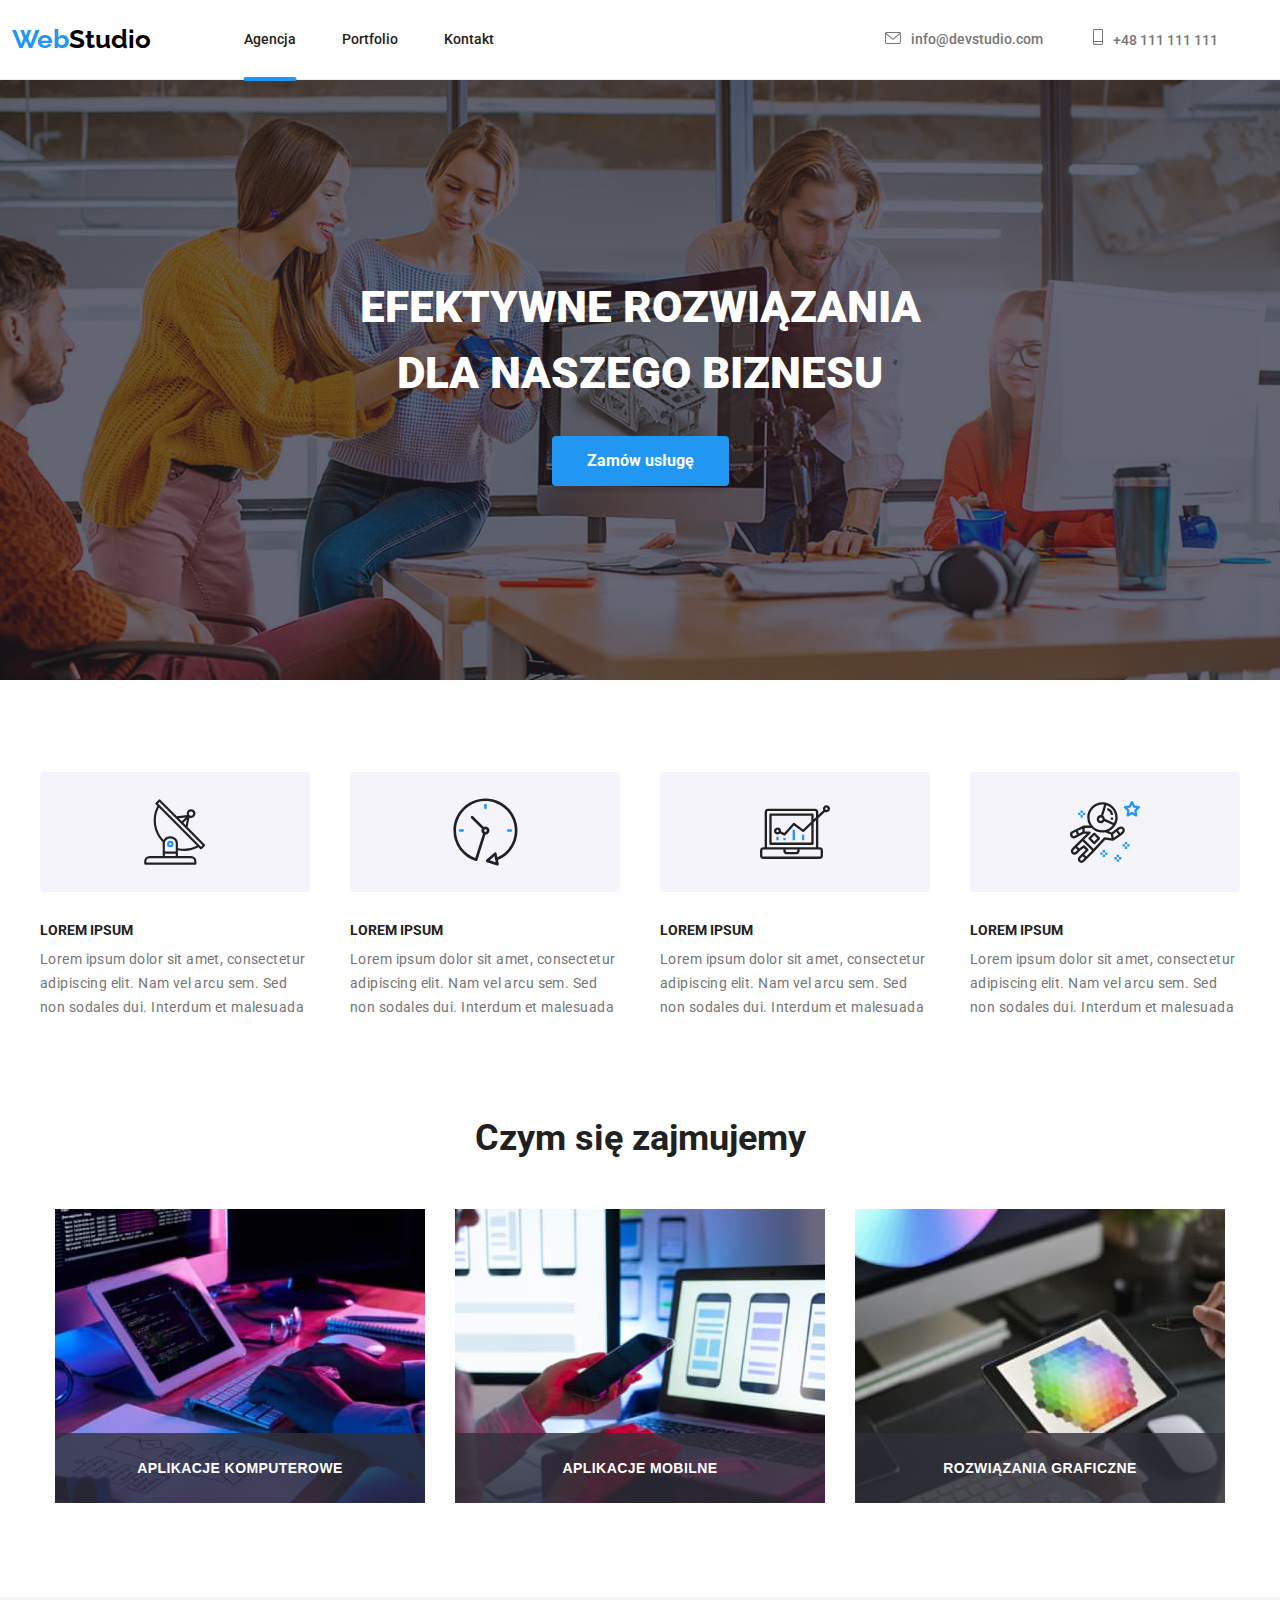
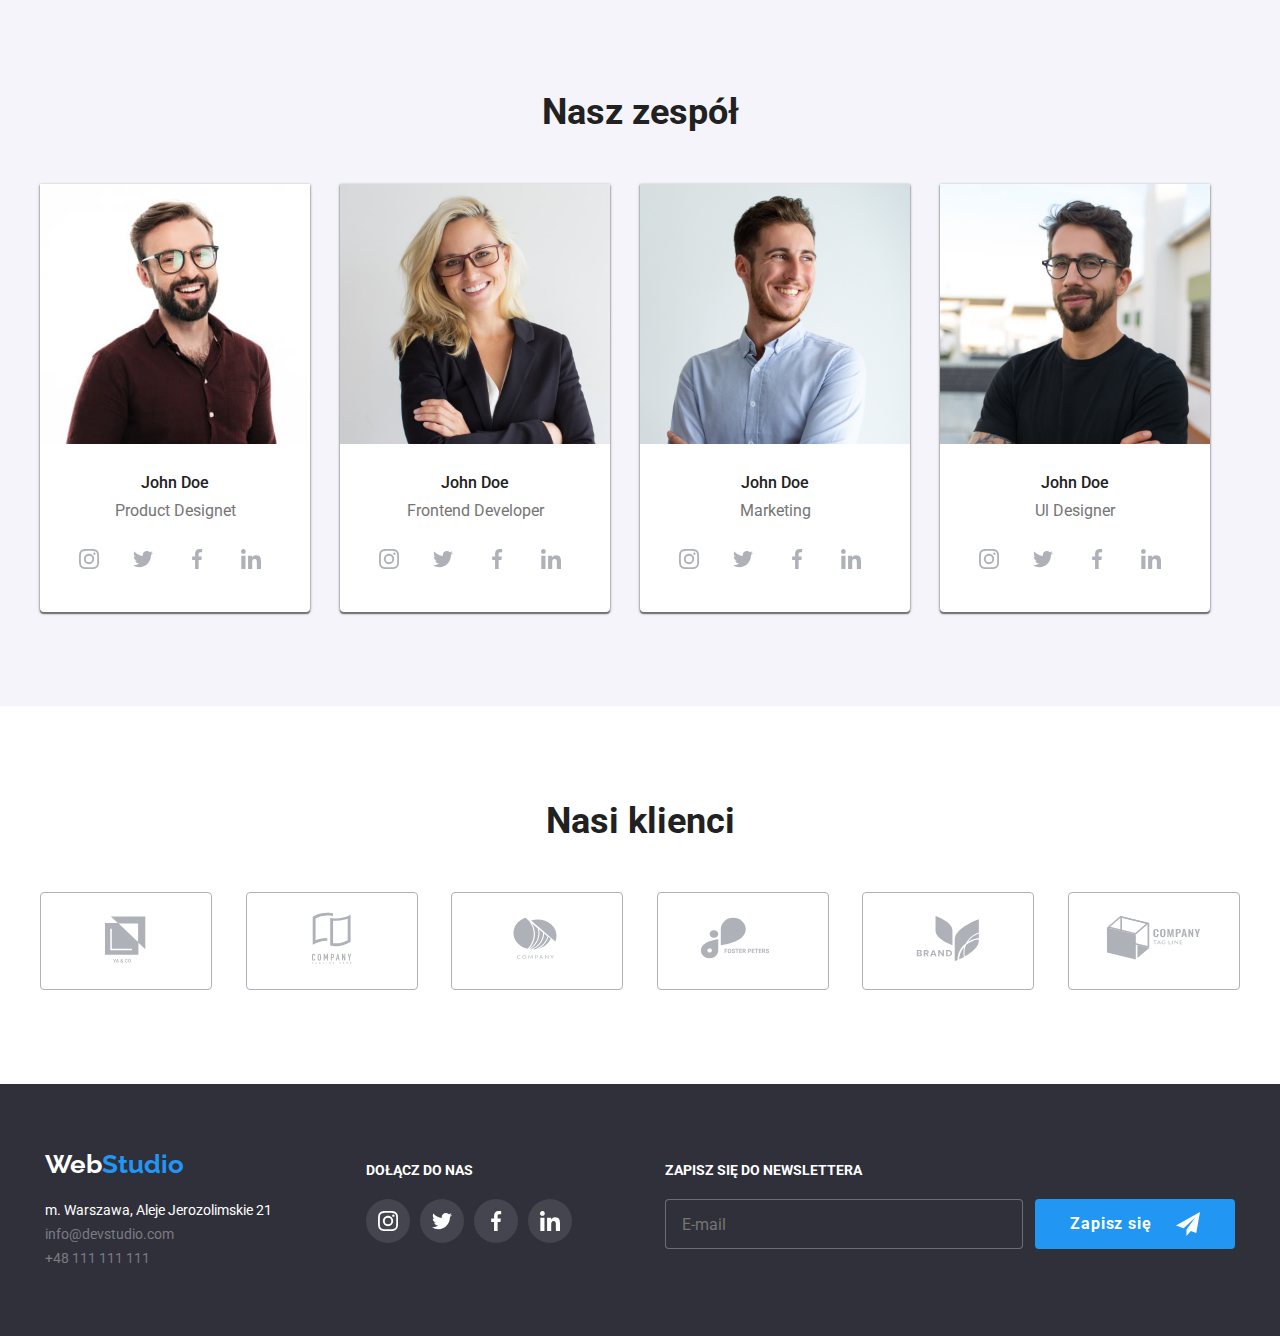
<file: index.html>
<!doctype html>
<html lang="en">

<head>
    <title>Zadanie domowe</title>
    <meta name="description" content="Zadanie domowe">
    <meta charset="utf-8">
    <link rel="stylesheet" href="css/modern-normalize.min.css">
    <link rel="stylesheet" href="css/main.min.css">
    
    <link rel="preconnect" href="https://fonts.googleapis.com">
    <link rel="preconnect" href="https://fonts.gstatic.com" crossorigin>
    <link rel="stylesheet" href="https://cdnjs.cloudflare.com/ajax/libs/modern-normalize/1.1.0/modern-normalize.min.css"
        integrity="sha512-wpPYUAdjBVSE4KJnH1VR1HeZfpl1ub8YT/NKx4PuQ5NmX2tKuGu6U/JRp5y+Y8XG2tV+wKQpNHVUX03MfMFn9Q=="
        crossorigin="anonymous" referrerpolicy="no-referrer">

    <link
        href="https://fonts.googleapis.com/css2?family=Raleway:wght@700&family=Roboto:wght@400;500;700;900&display=swap"
        rel="stylesheet">
</head>

<body>
    <header class="header">
        <div class="logo">
            <a class="logo__header" href="./index.html"><span class="logo--colorpart">Web</span>Studio</a>
        </div>
        <nav>
            <ul class="header__nav-list">
                <li><a class="header__nav-item header__nav-item--active" href="./index.html" target="_blank">Agencja</a>
                </li>
                <li><a class="header__nav-item" href="./portfolio.html">Portfolio</a></li>
                <li><a class="header__nav-item" href="./Kontakt" target="_blank">Kontakt</a>
            </ul>
        </nav>
        <ul class="header__connect">
            <li>
                <a class="header__item" href="/mailto:info@devstudio.com">
                    <svg class="header__icon" width="16" height="12">
                        <use href="./images/icons.svg#icon-envelope">
                        </use>
                    </svg>info@devstudio.com</a>
            </li>
            <li>
                <a class="header__item" href="/tel:48111111111">
                    <svg class="header__icon" width="10" height="16">
                        <use href="./images/icons.svg#icon-smartphone">
                        </use>
                    </svg>+48 111 111 111</a>
            </li>
        </ul>
    </header>

    <main>

        <section class="section main-title">
            <div class="container">
                <h1 class="main-title__title">EFEKTYWNE ROZWIĄZANIA<br>DLA NASZEGO BIZNESU</h1>
                <button class="main-title__button main-title__button--text" type="button" data-modal-open>Zamów
                    usługę</button>
            </div>
        </section>
        <div class="container">
           
                <ul class="our-strengths">
                    <li>
                        <div class="our-strengths--background">
                            <svg class="our-strengths__icon" width="65.32px" height="70px">
                                <use href="images/icons.svg#icon-antenna-1"></use>
                            </svg>
                        </div>
                        <h5 class="our-strengths__title">LOREM IPSUM</h5>
                        <p class="our-strengths__text">
                            Lorem ipsum dolor sit amet, consectetur adipiscing elit. Nam vel
                            arcu sem. Sed non sodales dui. Interdum et malesuada
                        </p>
                    </li>
                    <li>
                        <div class="our-strengths--background">
                            <svg class="our-strengths__icon" width="66.96px" height="70px">
                                <use href="images/icons.svg#icon-clock-1"></use>
                            </svg>
                        </div>
                        <h5 class="our-strengths__title">LOREM IPSUM</h5>
                        <p class="our-strengths__text">
                            Lorem ipsum dolor sit amet, consectetur adipiscing elit. Nam vel
                            arcu sem. Sed non sodales dui. Interdum et malesuada
                        </p>
                    </li>
                    <li>
                        <div class="our-strengths--background">
                            <svg class="our-strengths__icon" width="70px" height="70px">
                                <use href="images/icons.svg#icon-diagram-1"></use>
                            </svg>
                        </div>
                        <h5 class="our-strengths__title">LOREM IPSUM</h5>
                        <p class="our-strengths__text">
                            Lorem ipsum dolor sit amet, consectetur adipiscing elit. Nam vel
                            arcu sem. Sed non sodales dui. Interdum et malesuada
                        </p>
                    </li>
                    <li>
                        <div class="our-strengths--background">
                            <svg class="our-strengths__icon" width="70px" height="70px">
                                <use href="images/icons.svg#icon-astronaut-1"></use>
                            </svg>
                        </div>
                        <h5 class="our-strengths__title">LOREM IPSUM</h5>
                        <p class="our-strengths__text">
                            Lorem ipsum dolor sit amet, consectetur adipiscing elit. Nam vel
                            arcu sem. Sed non sodales dui. Interdum et malesuada
                        </p>
                    </li>
                </ul>
           
        </div>
        <div class="container">
            <section class="section">
                <h2 class="text--center"> Czym się zajmujemy
                </h2>
                <div class="product">
                    <div class="product__box">
                        <img class="img-block" alt="someone is programming something on the computer"
                            src="images/programing.jpg" width="370" height="294">
                        <p class="product__text">APLIKACJE KOMPUTEROWE</p>
                    </div>
                    <div class="product__box">
                        <img class="img-block" alt="someone is creating phone apps" src="images/application.jpg"
                            width="370" height="294">
                        <p class="product__text">APLIKACJE MOBILNE</p>
                    </div>
                    <div class="product__box">
                        <img class="img-block" alt="someone is testing apps on a tablet" src="images/test.jpg"
                            width="370" height="294">
                        <p class="product__text">ROZWIĄZANIA GRAFICZNE</p>
                    </div>
                </div>

            </section>
        </div>

        <section class="team--background section">
            <div class="container">
                <h2 class="text--center">Nasz zespół</h2>
                <div class="team">
                    <div class="team__gallery">
                        <figure>
                            <img class="img-block" alt="John Doe Product Designet" src="images/productdisainer.jpg"
                                width="270" height="260">
                            <figcaption>
                                <ul>
                                    <li class="team__name">John Doe</li>
                                    <li class="team__position">Product Designet</li>
                                </ul>
                                <ul class="team__media">
                                    <li class="team__media-logo">
                                        <a class="team__media-icon" href="#">
                                            <svg width="20" height="20">
                                                <use href="images/icons.svg#icon-instagram-2"></use>
                                            </svg>
                                        </a>
                                    </li>
                                    <li class="team__media-logo">
                                        <a class="team__media-icon" href="#">
                                            <svg width="20" height="20">
                                                <use href="images/icons.svg#icon-twitter-1"></use>
                                            </svg>
                                        </a>
                                    </li>
                                    <li class="team__media-logo">
                                        <a class="team__media-icon" href="#">
                                            <svg width="20" height="20">
                                                <use href="images/icons.svg#icon-facebook-1"></use>
                                            </svg>
                                        </a>
                                    </li>
                                    <li class="team__media-logo">
                                        <a class="team__media-icon" href="#">
                                            <svg width="20" height="20">
                                                <use href="images/icons.svg#icon-linkedin-1"></use>
                                            </svg>
                                        </a>

                                    </li>
                                </ul>

                            </figcaption>
                        </figure>
                    </div>
                    <div class="team__gallery">
                        <figure>
                            <img class="img-block" alt="John Doe Frontend Developer" src="images/frontenddeveloper.jpg"
                                width="270" height="260">
                            <figcaption>
                                <ul>
                                    <li class="team__name">John Doe</li>
                                    <li class="team__position">Frontend Developer</li>
                                </ul>
                                <ul class="team__media">
                                    <li class="team__media-logo">
                                        <a class="team__media-icon" href="#">
                                            <svg width="20" height="20">
                                                <use href="images/icons.svg#icon-instagram-2"></use>
                                            </svg>
                                        </a>
                                    </li>
                                    <li class="team__media-logo">
                                        <a class="team__media-icon" href="#">
                                            <svg width="20" height="20">
                                                <use href="images/icons.svg#icon-twitter-1"></use>
                                            </svg>
                                        </a>
                                    </li>
                                    <li class="team__media-logo">
                                        <a class="team__media-icon" href="#">
                                            <svg width="20" height="20">
                                                <use href="images/icons.svg#icon-facebook-1"></use>
                                            </svg>
                                        </a>
                                    </li>
                                    <li class="team__media-logo">
                                        <a class="team__media-icon" href="#">
                                            <svg width="20" height="20">
                                                <use href="images/icons.svg#icon-linkedin-1"></use>
                                            </svg>
                                        </a>
                                    </li>


                                </ul>
                            </figcaption>
                        </figure>
                    </div>
                    <div class="team__gallery">
                        <figure>
                            <img class="img-block" alt="John Doe Marketing" src="images/marketing.jpg" width="270"
                                height="260">
                            <figcaption>
                                <ul>
                                    <li class="team__name">John Doe</li>
                                    <li class="team__position">Marketing</li>
                                </ul>
                                <ul class="team__media">
                                    <li class="team__media-logo">
                                        <a class="team__media-icon" href="#">
                                            <svg width="20" height="20">
                                                <use href="images/icons.svg#icon-instagram-2"></use>
                                            </svg>
                                        </a>
                                    </li>
                                    <li class="team__media-logo">
                                        <a class="team__media-icon" href="#">
                                            <svg width="20" height="20">
                                                <use href="images/icons.svg#icon-twitter-1"></use>
                                            </svg>
                                        </a>
                                    </li>
                                    <li class="team__media-logo">
                                        <a class="team__media-icon" href="#">
                                            <svg width="20" height="20">
                                                <use href="images/icons.svg#icon-facebook-1"></use>
                                            </svg>
                                        </a>
                                    </li>
                                    <li class="team__media-logo">
                                        <a class="team__media-icon" href="#">
                                            <svg width="20" height="20">
                                                <use href="images/icons.svg#icon-linkedin-1"></use>
                                            </svg>
                                        </a>

                                    </li>
                                </ul>

                            </figcaption>
                        </figure>
                    </div>
                    <div class="team__gallery">
                        <figure>
                            <img class="img-block" alt="John Doe Ul Designer" src="images/uldesigner.jpg" width="270"
                                height="260">
                            <figcaption>
                                <ul>
                                    <li class="team__name">John Doe</li>
                                    <li class="team__position">Ul Designer</li>
                                </ul>
                                <ul class="team__media">
                                    <li class="team__media-logo">
                                        <a class="team__media-icon" href="#">
                                            <svg width="20" height="20">
                                                <use href="images/icons.svg#icon-instagram-2"></use>
                                            </svg>
                                        </a>
                                    </li>
                                    <li class="team__media-logo">
                                        <a class="team__media-icon" href="#">
                                            <svg width="20" height="20">
                                                <use href="images/icons.svg#icon-twitter-1"></use>
                                            </svg>
                                        </a>
                                    </li>
                                    <li class="team__media-logo">
                                        <a class="team__media-icon" href="#">
                                            <svg width="20" height="20">
                                                <use href="images/icons.svg#icon-facebook-1"></use>
                                            </svg>
                                        </a>
                                    </li>
                                    <li class="team__media-logo">
                                        <a class="team__media-icon" href="#">
                                            <svg width="20" height="20">
                                                <use href="images/icons.svg#icon-linkedin-1"></use>
                                            </svg>
                                        </a>
                                    </li>

                                </ul>

                            </figcaption>
                        </figure>
                    </div>
                </div>
            </div>
        </section>
        <div class="container">
            <section class="section">
                <h2 class="text--center"> Nasi klienci
                </h2>
                <ul class="customers">
                    <li class="customers__logo">
                        <a class="customers--icon" href="#">
                            <svg width="106" height="60">
                                <use href="./images/icons.svg#icon-Ya--Co"></use>
                            </svg>
                        </a>
                    </li>
                    <li class="customers__logo">
                        <a class="customers--icon" href="#">
                            <svg width="106" height="60">
                                <use href="./images/icons.svg#icon-company"></use>
                            </svg>
                        </a>
                    </li>
                    <li class="customers__logo">
                        <a class="customers--icon" href="#">
                            <svg width="106" height="60">
                                <use href="./images/icons.svg#icon-company-2"></use>
                            </svg>
                        </a>
                    </li>
                    <li class="customers__logo">
                        <a class="customers--icon" href="#">
                            <svg width="106" height="60">
                                <use href="./images/icons.svg#icon-foster-peters"></use>
                            </svg>
                        </a>
                    </li>
                    <li class="customers__logo">
                        <a class="customers--icon" href="#">
                            <svg width="106" height="60">
                                <use href="./images/icons.svg#icon-brand"></use>
                            </svg>
                        </a>
                    </li>
                    <li class="customers__logo">
                        <a class="customers--icon" href="#">
                            <svg width="106" height="60">
                                <use href="./images/icons.svg#icon-tag-line"></use>
                            </svg>
                        </a>
                    </li>
                </ul>
            </section>
        </div>
    </main>
    <footer class="footer">
        <div class="container footer__item">
            <div class="footer__items">
                <div class="logo">
                    <a class="logo__footer" href="./index.html">Web<span class="logo--colorpart">Studio</span></a>
                </div>
                <address class="footer__address">
                    <ul>
                        <li><a class="footer__link footer__link--white" href="https://goo.gl/maps/t7D3Fm8JjVbQzfDk6"
                                title="Lokalizacja">m. Warszawa, Aleje Jerozolimskie 21</a></li>

                        <li><a class="footer__link" href="/mailto:info@devstudio.com">info@devstudio.com</a></li>
                        <li><a class="footer__link" href="/tel:48111111111">+48 111 111 111</a></li>
                    </ul>
                </address>
            </div>
            <div class="footer__items">
                <span class="footer__text">DOŁĄCZ DO NAS</span>
                <ul class="footer__media">
                    <li>
                        <a class="footer__icon footer__icon--white" href="#">
                            <svg width="20" height="20">
                                <use href="images/icons.svg#icon-instagram-2"></use>
                            </svg>
                        </a>
                    </li>
                    <li>
                        <a class="footer__icon footer__icon--white" href="#">
                            <svg width="20" height="20">
                                <use href="images/icons.svg#icon-twitter-1"></use>
                            </svg>
                        </a>
                    </li>
                    <li>
                        <a class="footer__icon footer__icon--white" href="#">
                            <svg width="20" height="20">
                                <use href="images/icons.svg#icon-facebook-1"></use>
                            </svg>
                        </a>
                    </li>
                    <li>
                        <a class="footer__icon footer__icon--white" href="#">
                            <svg width="20" height="20">
                                <use href="images/icons.svg#icon-linkedin-1"></use>
                            </svg>
                        </a>
                    </li>

                </ul>
            </div>
            <div class="footer__items">
                <label for="singup"class="footer__text">ZAPISZ SIĘ DO NEWSLETTERA</label>
                <form class="footer__singup" name="signup_form" autocomplete="on" novalidate>
                        <input id="singup" class="footer__singup-window footer__singup-window--color" type="email" name="email"
                            placeholder="E-mail">
                    <button class="footer__email-button" type="submit">Zapisz się <svg class="footer__send" width="24"
                            height="24">
                            <use href="images/icons.svg#icon-icon-send"></use>
                        </svg></button>
                </form>
            </div>
        </div>

    </footer>
    <!--====Modal==-->
    <div class="backdrop  is-hidden" data-modal>
        <div class="modal">
            <button type="button" class="modal__close" data-modal-close>X</button>
            <p class="modal__text">Zostaw swoje dane w formularzu poniżej</p>
            <form name="signupform">
                <label for="name" class="modal__label">Imie
                    <input id="name" class="modal__input modal--focus" type="text" name="username">
                    <svg class="modal__icon" width="16" height="16">
                        <use href="images/icons.svg#icon-person-black-18dp-1"></use>
                    </svg>

                </label>

                <label for="tel" class="modal__label">Telefon
                    <input id="tel" class="modal__input modal--focus" type="tel" name="phone_number">
                    <svg class="modal__icon" width="17" height="17">
                        <use href="images/icons.svg#icon-phone-black-18dp-1"></use>
                    </svg>

                </label>
                <label for="email" class="modal__label">Email
                    <input id="email" class="modal__input modal--focus" type="email" name="email">
                    <svg class="modal__icon" width="19" height="16">
                        <use href="images/icons.svg#icon-email-black-18dp-1"></use>
                    </svg>

                </label>
                <label for="feedback" class="modal__label">Komentarz
                    <textarea id="feedback" class="modal__help modal--focus" name="feedback" placeholder="Wprowadź tekst"></textarea>
                </label>
                <div class="modal__checkbox">
                    <input id="check" class="modal__checkbox--none" type="checkbox" name="statementcheckbox">
                    <label for="check" class="modal__checkbox--text">Oświadczam iż akceptuje <a
                            class="modal__checkbox--blue" href="#">Regulamin</a> i <a class="modal__checkbox--blue"
                            href="#">Politykę Prywatności.</a>
                    </label>
                </div>
                <div class="modal__button">
                    <button class="modal__submit modal__submit--color" type="submit">Wyślij</button>
                </div>
            </form>
        </div>
    </div>

    <script src="./js/modal.js"></script>
</body>

</html>
</file>
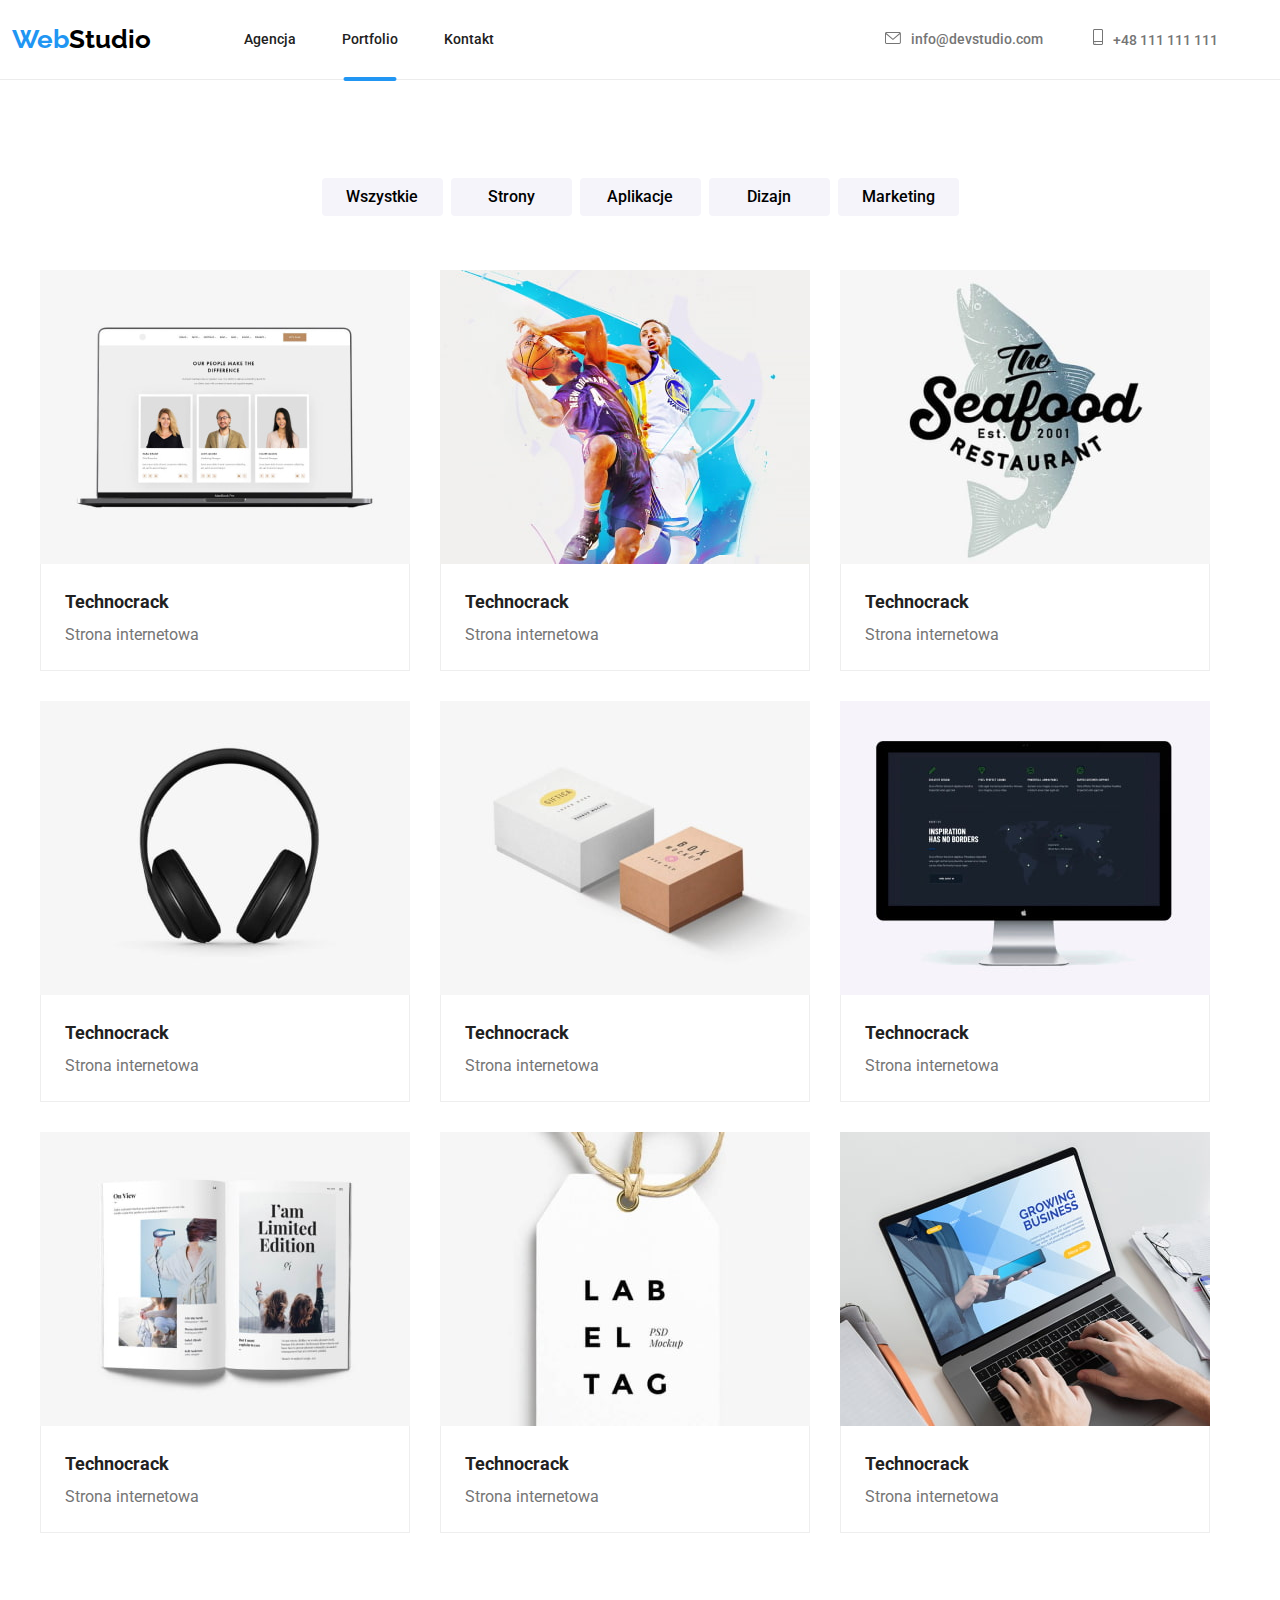
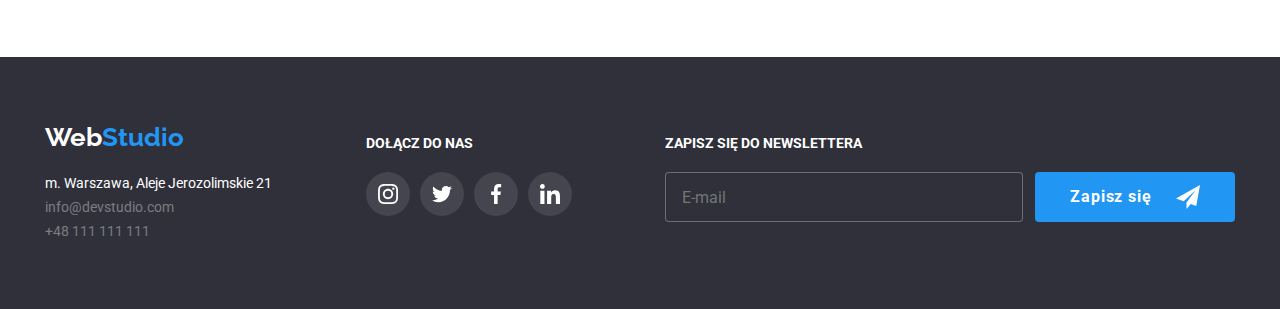
<file: portfolio.html>
<!doctype html>
<html lang="en">

<head>
    <title>Portfolio</title>
    <meta name="description" content="portfolio">
    <meta charset="utf-8">
    <link rel="stylesheet" href="css/modern-normalize.min.css">
    <link rel="stylesheet" href="css/main.min.css">
    <link rel="preconnect" href="https://fonts.googleapis.com">
    <link rel="preconnect" href="https://fonts.gstatic.com" crossorigin>
    <link rel="stylesheet" href="https://cdnjs.cloudflare.com/ajax/libs/modern-normalize/1.1.0/modern-normalize.min.css"
        integrity="sha512-wpPYUAdjBVSE4KJnH1VR1HeZfpl1ub8YT/NKx4PuQ5NmX2tKuGu6U/JRp5y+Y8XG2tV+wKQpNHVUX03MfMFn9Q=="
        crossorigin="anonymous" referrerpolicy="no-referrer">

    <link
        href="https://fonts.googleapis.com/css2?family=Raleway:wght@700&family=Roboto:wght@400;500;700;900&display=swap"
        rel="stylesheet">
</head>

<body>
    <header class="header">
        <div class="logo">
            <a class="logo__header" href="./index.html"><span class="logo--colorpart">Web</span>Studio</a>
        </div>
        <nav>
            <ul class="header__nav-list">
                <li><a class="header__nav-item " href="./index.html" target="_blank">Agencja</a>
                </li>
                <li><a class="header__nav-item header__nav-item--active" href="./portfolio.html">Portfolio</a></li>
                <li><a class="header__nav-item" href="./Kontakt" target="_blank">Kontakt</a>
            </ul>
        </nav>
        <ul class="header__connect">
            <li>
                <a class="header__item" href="/mailto:info@devstudio.com">
                    <svg class="header__icon" width="16" height="12">
                        <use href="./images/icons.svg#icon-envelope">
                        </use>
                    </svg>info@devstudio.com</a>
            </li>
            <li>
                <a class="header__item" href="/tel:48111111111">
                    <svg class="header__icon" width="10" height="16">
                        <use href="./images/icons.svg#icon-smartphone">
                        </use>
                    </svg>+48 111 111 111</a>
            </li>
        </ul>
    </header>

    <main class="section">
        <div class="container">
            <ul class="rectangle">
                <li><button class="rectangle__button" type="button">Wszystkie</button></li>
                <li><button class="rectangle__button" type="button">Strony</button></li>
                <li><button class="rectangle__button" type="button">Aplikacje</button></li>
                <li><button class="rectangle__button" type="button">Dizajn</button></li>
                <li><button class="rectangle__button" type="button">Marketing</button></li>
            </ul>

            <div class="project">
                <div class="project__figure">
                    <figure>
                        <div class="project__item">
                            <img class="img-block" alt="Technocrack Strona internetowa" src="images/technocrack.jpg"
                                width="370" height="294">
                            <div class="project__overlay">
                                <p>Technocrack jest popularną <br> platformą wykorzystywaną do <br>
                                    rozpowszechniania koronawirusa. <br> Firmy wykorzystują tę platformę
                                    do <br> celów szpiegowskich i ataków na <br> niezabezpieczone serwery <br>
                                    konkurencji</p>
                            </div>
                        </div>
                        <figcaption>
                            <ul class="project__border">
                                <li class="project__title">Technocrack</li>
                                <li class="project__description">Strona internetowa</li>
                            </ul>
                        </figcaption>
                    </figure>
                </div>
                <div class="project__figure">
                    <figure>
                        <div class="project__item">
                            <img class="img-block" alt="Technocrack Strona internetowa" src="images/dizajn.jpg"
                                width="370" height="294">
                            <div class="project__overlay">
                                <p>Technocrack jest popularną <br> platformą wykorzystywaną do <br>
                                    rozpowszechniania koronawirusa. <br> Firmy wykorzystują tę platformę
                                    do <br> celów szpiegowskich i ataków na <br> niezabezpieczone serwery <br>
                                    konkurencji</p>
                            </div>
                        </div>
                        <figcaption>
                            <ul class="project__border">
                                <li class="project__title">Technocrack</li>
                                <li class="project__description">Strona internetowa</li>
                            </ul>
                        </figcaption>
                    </figure>
                </div>
                <div class="project__figure">
                    <figure>
                        <div class="project__item">
                            <img class="img-block" alt="Technocrack Strona internetowa"
                                src="images/seafoodrestaurant.jpg" width="370" height="294">
                            <div class="project__overlay">
                                <p>Technocrack jest popularną <br> platformą wykorzystywaną do <br>
                                    rozpowszechniania koronawirusa. <br> Firmy wykorzystują tę platformę
                                    do <br> celów szpiegowskich i ataków na <br> niezabezpieczone serwery <br>
                                    konkurencji</p>
                            </div>
                        </div>
                        <figcaption>
                            <ul class="project__border">
                                <li class="project__title">Technocrack</li>
                                <li class="project__description">Strona internetowa</li>
                            </ul>
                        </figcaption>
                    </figure>
                </div>
                <div class="project__figure">
                    <figure>
                        <div class="project__item">
                            <img class="img-block" alt="Technocrack Strona internetowa" src="images/projectprime.jpg"
                                width="370" height="294">
                            <div class="project__overlay">
                                <p>Technocrack jest popularną <br> platformą wykorzystywaną do <br>
                                    rozpowszechniania koronawirusa. <br> Firmy wykorzystują tę platformę
                                    do <br> celów szpiegowskich i ataków na <br> niezabezpieczone serwery <br>
                                    konkurencji</p>
                            </div>
                        </div>
                        <figcaption>
                            <ul class="project__border">
                                <li class="project__title">Technocrack</li>
                                <li class="project__description">Strona internetowa</li>
                            </ul>
                        </figcaption>
                    </figure>
                </div>
                <div class="project__figure">
                    <figure>
                        <div class="project__item">
                            <img class="img-block" alt="Technocrack Strona internetowa" src="images/projectbox.jpg"
                                width="370" height="294">
                            <div class="project__overlay">
                                <p>Technocrack jest popularną <br> platformą wykorzystywaną do <br>
                                    rozpowszechniania koronawirusa. <br> Firmy wykorzystują tę platformę
                                    do <br> celów szpiegowskich i ataków na <br> niezabezpieczone serwery <br>
                                    konkurencji</p>
                            </div>
                        </div>
                        <figcaption>
                            <ul class="project__border">
                                <li class="project__title">Technocrack</li>
                                <li class="project__description">Strona internetowa</li>
                            </ul>
                        </figcaption>
                    </figure>
                </div>
                <div class="project__figure">
                    <figure>
                        <div class="project__item">
                            <img class="img-block" alt="Technocrack Strona internetowa" src="images/inspiration.jpg"
                                width="370" height="294">
                            <div class="project__overlay">
                                <p>Technocrack jest popularną <br> platformą wykorzystywaną do <br>
                                    rozpowszechniania koronawirusa. <br> Firmy wykorzystują tę platformę
                                    do <br> celów szpiegowskich i ataków na <br> niezabezpieczone serwery <br>
                                    konkurencji</p>
                            </div>
                        </div>
                        <figcaption>
                            <ul class="project__border">
                                <li class="project__title">Technocrack</li>
                                <li class="project__description">Strona internetowa</li>
                            </ul>
                        </figcaption>
                    </figure>
                </div>
                <div class="project__figure">
                    <figure>
                        <div class="project__item">
                            <img class="img-block" alt="Technocrack Strona internetowa" src="images/magazinlimited.jpg"
                                width="370" height="294">
                            <div class="project__overlay">
                                <p>Technocrack jest popularną <br> platformą wykorzystywaną do <br>
                                    rozpowszechniania koronawirusa. <br> Firmy wykorzystują tę platformę
                                    do <br> celów szpiegowskich i ataków na <br> niezabezpieczone serwery <br>
                                    konkurencji</p>
                            </div>
                        </div>
                        <figcaption>
                            <ul class="project__border">
                                <li class="project__title">Technocrack</li>
                                <li class="project__description">Strona internetowa</li>
                            </ul>
                        </figcaption>
                    </figure>
                </div>
                <div class="project__figure">
                    <figure>
                        <div class="project__item">
                            <img class="img-block" alt="Technocrack Strona internetowa" src="images/projectlab.jpg"
                                width="370" height="294">
                            <div class="project__overlay">
                                <p>Technocrack jest popularną <br> platformą wykorzystywaną do <br>
                                    rozpowszechniania koronawirusa. <br> Firmy wykorzystują tę platformę
                                    do <br> celów szpiegowskich i ataków na <br> niezabezpieczone serwery <br>
                                    konkurencji</p>
                            </div>
                        </div>
                        <figcaption>
                            <ul class="project__border">
                                <li class="project__title">Technocrack</li>
                                <li class="project__description">Strona internetowa</li>
                            </ul>
                        </figcaption>
                    </figure>
                </div>
                <div class="project__figure">
                    <figure>
                        <div class="project__item">
                            <img class="img-block" alt="Technocrack Strona internetowa" src="images/growingbisness.jpg"
                                width="370" height="294">
                            <div class="project__overlay">
                                <p>Technocrack jest popularną <br> platformą wykorzystywaną do <br>
                                    rozpowszechniania koronawirusa. <br> Firmy wykorzystują tę platformę
                                    do <br> celów szpiegowskich i ataków na <br> niezabezpieczone serwery <br>
                                    konkurencji</p>
                            </div>
                        </div>
                        <figcaption>
                            <ul class="project__border">
                                <li class="project__title">Technocrack</li>
                                <li class="project__description">Strona internetowa</li>
                            </ul>
                        </figcaption>
                    </figure>
                </div>
            </div>
        </div>
    </main>

    <footer class="footer">
        <div class="container footer__item">
            <div class="footer__items">
                <div class="logo">
                    <a class="logo__footer" href="./index.html">Web<span class="logo--colorpart">Studio</span></a>
                </div>
                <address class="footer__address">
                    <ul>
                        <li><a class="footer__link footer__link--white" href="https://goo.gl/maps/t7D3Fm8JjVbQzfDk6"
                                title="Lokalizacja">m. Warszawa, Aleje Jerozolimskie 21</a></li>
    
                        <li><a class="footer__link" href="/mailto:info@devstudio.com">info@devstudio.com</a></li>
                        <li><a class="footer__link" href="/tel:48111111111">+48 111 111 111</a></li>
                    </ul>
                </address>
            </div>
            <div class="footer__items">
                <span class="footer__text">DOŁĄCZ DO NAS</span>
                <ul class="footer__media">
                    <li>
                        <a class="footer__icon footer__icon--white" href="#">
                            <svg width="20" height="20">
                                <use href="images/icons.svg#icon-instagram-2"></use>
                            </svg>
                        </a>
                    </li>
                    <li>
                        <a class="footer__icon footer__icon--white" href="#">
                            <svg width="20" height="20">
                                <use href="images/icons.svg#icon-twitter-1"></use>
                            </svg>
                        </a>
                    </li>
                    <li>
                        <a class="footer__icon footer__icon--white" href="#">
                            <svg width="20" height="20">
                                <use href="images/icons.svg#icon-facebook-1"></use>
                            </svg>
                        </a>
                    </li>
                    <li>
                        <a class="footer__icon footer__icon--white" href="#">
                            <svg width="20" height="20">
                                <use href="images/icons.svg#icon-linkedin-1"></use>
                            </svg>
                        </a>
                    </li>
    
                </ul>
            </div>
            <div class="footer__items">
                <label for="singup"class="footer__text">ZAPISZ SIĘ DO NEWSLETTERA</label>
                <form class="footer__singup" name="signup_form" autocomplete="on" novalidate>
                        <input id="singup" class="footer__singup-window footer__singup-window--color" type="email" name="email"
                            placeholder="E-mail">
                    <button class="footer__email-button" type="submit">Zapisz się <svg class="footer__send" width="24"
                            height="24">
                            <use href="images/icons.svg#icon-icon-send"></use>
                        </svg></button>
                </form>
            </div>
        </div>

    </footer>

</body>

</html>
</file>
<file: css/main.min.css>
*{margin:0;padding:0}body{font-family:var(--main-font-family);color:var(--primary-color)}ul{list-style:none;-webkit-box-align:center;-ms-flex-align:center;align-items:center;-webkit-box-pack:center;-ms-flex-pack:center;justify-content:center}.card h5{margin-bottom:10px}h5{margin-right:30px}h6{margin-right:30px}h2{margin-bottom:50px}.container{width:1200px;margin:auto}.section{padding:94px 0px}.img-block{display:block}.text--center{font-size:36px;font-weight:700;line-height:1.17;text-align:center;color:var(--secondary-color)}:root{--main-font-family: "Roboto", "Raleway", sans-serif;--primary-color: #757575;--secondary-color: #212121;--dark-background-color: #2f303a;--grey-background-color: #f5f4fa;--active-color: #2196f3;--icons-color: #afb1b8}.customers{display:-webkit-box;display:-ms-flexbox;display:flex;-webkit-box-pack:justify;-ms-flex-pack:justify;justify-content:space-between;-webkit-box-align:center;-ms-flex-align:center;align-items:center;gap:30px}.customers__logo{cursor:pointer;display:-webkit-box;display:-ms-flexbox;display:flex}.customers--icon{fill:var(--icons-color);padding:16px 32px;border:1px solid var(--icons-color);border-radius:4px}.customers--icon:hover{fill:var(--active-color);border-color:var(--active-color);-webkit-transition:250ms;transition:250ms;-webkit-transition-timing-function:cubic-bezier(0.4, 0, 0.2, 1);transition-timing-function:cubic-bezier(0.4, 0, 0.2, 1)}.footer{display:-webkit-box;display:-ms-flexbox;display:flex;-webkit-box-pack:left;-ms-flex-pack:left;justify-content:left;background-color:var(--dark-background-color);height:252px;border-radius:0px;margin:0px}.footer__item{display:-webkit-box;display:-ms-flexbox;display:flex;-webkit-box-pack:space-evenly;-ms-flex-pack:space-evenly;justify-content:space-evenly}.footer__items:nth-child(1){margin-right:70px;width:246px}.footer__items:nth-child(2){margin-right:78px;margin-top:12px}.footer__items:nth-child(3){margin-top:12px}.footer__address{margin-top:20px}.footer__link{font-style:normal;font-size:14px;line-height:1.71;color:rgba(255,255,255,.3764705882);text-decoration:none;margin-bottom:9px}.footer__link.footer__link--white{color:#fff}.footer__link:hover{color:var(--active-color);-webkit-transition:250ms;transition:250ms;-webkit-transition-timing-function:cubic-bezier(0.4, 0, 0.2, 1);transition-timing-function:cubic-bezier(0.4, 0, 0.2, 1)}.footer__text{font-size:14px;font-weight:700;line-height:1.17;margin-top:12px;color:#fff}.footer__media{display:-webkit-box;display:-ms-flexbox;display:flex;-webkit-box-pack:center;-ms-flex-pack:center;justify-content:center;margin-top:20px}.footer__icon{margin-right:10px;padding:12px;text-decoration:none;display:-webkit-box;display:-ms-flexbox;display:flex;-webkit-box-align:center;-ms-flex-align:center;align-items:center;background-color:rgba(255,255,255,.1);border-radius:50px}.footer__icon--white{fill:#fff}.footer__icon:hover{background:var(--active-color);-webkit-transition:250ms;transition:250ms;-webkit-transition-timing-function:cubic-bezier(0.4, 0, 0.2, 1);transition-timing-function:cubic-bezier(0.4, 0, 0.2, 1)}.footer__singup{display:-webkit-box;display:-ms-flexbox;display:flex;margin-top:20px}.footer__singup-window{width:358px;height:50px;padding:16px;border-radius:4px;margin-right:12px}.footer__singup-window--color{background:#2f303a;color:rgba(255,255,255,.6);border:1px solid rgba(255,255,255,.3)}.footer__email-button{display:-webkit-box;display:-ms-flexbox;display:flex;-webkit-box-align:center;-ms-flex-align:center;align-items:center;text-align:center;-webkit-box-pack:center;-ms-flex-pack:center;justify-content:center;letter-spacing:.06em;background-color:var(--active-color);color:#fff;border:none;cursor:pointer;width:200px;height:50px;border-radius:4px;font-size:16px;font-weight:700;line-height:1.87}.footer__send{fill:#fff;margin-left:24px}.header{display:-webkit-box;display:-ms-flexbox;display:flex;-webkit-box-pack:center;-ms-flex-pack:center;justify-content:center;-webkit-box-align:center;-ms-flex-align:center;align-items:center;border-bottom:1px solid #ececec;height:80px}.header__nav-list{display:-webkit-box;display:-ms-flexbox;display:flex;font-size:14px;font-weight:500;line-height:1.17;margin-left:93px;margin-right:345px}.header__nav-item{color:var(--secondary-color);text-decoration:none;margin-right:46px}.header__nav-item--active{position:relative}.header__nav-item--active::after{content:" ";top:3.4em;left:50%;-webkit-transform:translate(-50%, -50%);transform:translate(-50%, -50%);position:absolute;height:4px;width:53px;border-radius:2px;background:#2196f3}.header__nav-item:hover{color:var(--active-color);-webkit-transition:250ms;transition:250ms;-webkit-transition-timing-function:cubic-bezier(0.4, 0, 0.2, 1);transition-timing-function:cubic-bezier(0.4, 0, 0.2, 1)}.header__connect{display:-webkit-box;display:-ms-flexbox;display:flex;-webkit-box-pack:justify;-ms-flex-pack:justify;justify-content:space-between}.header__item{color:var(--primary-color);text-decoration:none;margin-right:50px;font-size:14px;font-weight:500;line-height:1.17}.header__item:hover{color:var(--active-color);-webkit-transition:250ms;transition:250ms;-webkit-transition-timing-function:cubic-bezier(0.4, 0, 0.2, 1);transition-timing-function:cubic-bezier(0.4, 0, 0.2, 1)}.header__item:hover>svg{fill:var(--active-color);-webkit-transition:250ms;transition:250ms;-webkit-transition-timing-function:cubic-bezier(0.4, 0, 0.2, 1);transition-timing-function:cubic-bezier(0.4, 0, 0.2, 1)}.header__icon{margin-right:10px;fill:#757575}.header__nav-item .header__nav-item--active{color:var(--active-color)}.logo{font-size:26px;font-weight:700;font-family:"Raleway",sans-serif;line-height:1.17}.logo--colorpart{color:var(--active-color)}.logo__header{color:#000;text-decoration:none}.logo__header:hover{color:var(--active-color)}.logo__footer{color:#fff;text-decoration:none}.logo__footer:hover{color:var(--active-color);-webkit-transition:250ms;transition:250ms;-webkit-transition-timing-function:cubic-bezier(0.4, 0, 0.2, 1);transition-timing-function:cubic-bezier(0.4, 0, 0.2, 1)}.main-title{display:-webkit-box;display:-ms-flexbox;display:flex;-webkit-box-orient:vertical;-webkit-box-direction:normal;-ms-flex-direction:column;flex-direction:column;-webkit-box-pack:center;-ms-flex-pack:center;justify-content:center;background-color:var(--dark-background-color);background-image:-webkit-gradient(linear, left top, left bottom, from(rgba(47, 48, 58, 0.4)), to(rgba(47, 48, 58, 0.4))),url("../images/team.jpg");background-image:linear-gradient(rgba(47, 48, 58, 0.4), rgba(47, 48, 58, 0.4)),url("../images/team.jpg");background-position:center;background-repeat:no-repeat;background-size:cover;margin:auto;height:600px}.main-title__title{font-size:44px;font-weight:900;line-height:1.5;text-align:center;margin-top:200px;color:#fff}.main-title__button{display:-webkit-box;display:-ms-flexbox;display:flex;-webkit-box-pack:center;-ms-flex-pack:center;justify-content:center;background-color:#2196f3;color:#fff;border:none;cursor:pointer;padding:10px 35px;margin:30px auto 200px;border-radius:4px;-webkit-box-shadow:0px 4px 4px rgba(0,0,0,.15);box-shadow:0px 4px 4px rgba(0,0,0,.15)}.main-title__button--text{font-size:16px;font-weight:700;line-height:1.87}.backdrop{position:fixed;left:50%;top:50%;width:100%;height:100%;background:rgba(0,0,0,.2);-webkit-transition-property:visibility,-webkit-transform;transition-property:visibility,-webkit-transform;transition-property:visibility,transform;transition-property:visibility,transform,-webkit-transform;-webkit-transition-duration:1s;transition-duration:1s;-webkit-transform:translateX(-50%) translateY(-50%) scale(1);transform:translateX(-50%) translateY(-50%) scale(1);visibility:visible}.is-hidden{pointer-events:none;visibility:hidden;-webkit-transform:translateX(-50%) translateY(-50%) scale(0);transform:translateX(-50%) translateY(-50%) scale(0)}.modal{position:absolute;display:block;padding:40px;z-index:1;top:50%;left:50%;width:528px;height:581px;background-color:#fff;-webkit-box-shadow:0px 2px 1px 0px rgba(0,0,0,.2);box-shadow:0px 2px 1px 0px rgba(0,0,0,.2);-webkit-box-shadow:0px 1px 1px 0px rgba(0,0,0,.14);box-shadow:0px 1px 1px 0px rgba(0,0,0,.14);-webkit-box-shadow:0px 1px 3px 0px rgba(0,0,0,.12);box-shadow:0px 1px 3px 0px rgba(0,0,0,.12);-webkit-transition-property:visibility,-webkit-transform;transition-property:visibility,-webkit-transform;transition-property:visibility,transform;transition-property:visibility,transform,-webkit-transform;-webkit-transition-duration:1s;transition-duration:1s;-webkit-transform:translateX(-50%) translateY(-50%) scale(1);transform:translateX(-50%) translateY(-50%) scale(1);visibility:visible}.modal__close{position:absolute;top:8px;right:8px;width:30px;height:30px;background-color:#fff;border:1px solid rgba(0,0,0,.1);border-radius:50%;cursor:pointer}.modal__text{font-size:20px;font-weight:700;line-height:1.15;letter-spacing:.03em;text-align:center;color:#212121;margin-bottom:12px}.modal__label{position:relative}.modal__label>.modal__icon{position:absolute;top:35%;left:15px}.modal__input{width:448px;height:40px;padding:15px 42px;border:1px solid rgba(33,33,33,.2);border-radius:4px;margin-bottom:10px;margin-top:4px}.modal__help{width:448px;height:120px;padding:12px 16px;margin-top:4px;border:1px solid rgba(33,33,33,.2);border-radius:4px;resize:none}.modal--focus:focus{outline:1px solid #2196f3;border-radius:4px}.modal--focus:focus:focus~.modal__icon{fill:#2196f3}.modal__checkbox{display:-webkit-box;display:-ms-flexbox;display:flex;-webkit-box-pack:center;-ms-flex-pack:center;justify-content:center;text-align:center;-webkit-box-align:center;-ms-flex-align:center;align-items:center;margin-top:20px}.modal__checkbox--blue{text-decoration:underline;color:#2196f3}.modal__checkbox--none{-webkit-appearance:none;-moz-appearance:none;appearance:none}.modal__checkbox--none:checked+.modal__checkbox--text::before{background-image:url("data:image/svg+xml;charset=utf8,%3Csvg width='16' height='15' viewBox='0 0 13 10' fill='none' xmlns='http://www.w3.org/2000/svg'%3E%3Cpath d='M1.95703 4.75166L1.88825 4.68604L1.81923 4.75141L0.93123 5.59258L0.854858 5.66492L0.930974 5.73753L4.42671 9.07236L4.49574 9.1382L4.56476 9.07236L12.069 1.91352L12.1449 1.84116L12.069 1.76881L11.1873 0.927644L11.1183 0.861826L11.0493 0.927611L4.49577 7.17353L1.95703 4.75166Z' fill='white' stroke='white' stroke-width='0.2'/%3E%3C/svg%3E");background-size:11px 8px;background-position:3px 4px;background-repeat:no-repeat;background-color:#2196f3;border-radius:2px;border:none;cursor:pointer}.modal__checkbox--text{position:relative;font-size:14px;letter-spacing:.03em;line-height:1.71;color:#757575;cursor:pointer}.modal__checkbox--text::before{display:block;position:absolute;left:-24px;top:4px;content:"";width:16px;height:15px;border:2px solid #212121;border-radius:4px;cursor:pointer}.modal__button{display:-webkit-box;display:-ms-flexbox;display:flex;-webkit-box-pack:center;-ms-flex-pack:center;justify-content:center}.modal__submit{padding:10px 76px;width:200px;height:50px;border-radius:4px;-webkit-box-shadow:0px 4px 4px 0px rgba(0,0,0,.15);box-shadow:0px 4px 4px 0px rgba(0,0,0,.15);cursor:pointer;font-size:16px;font-weight:700;line-height:1.87;letter-spacing:.06em;border:none;margin-top:30px}.modal__submit--color{color:#fff;background-color:var(--active-color)}.our-strengths{display:-webkit-box;display:-ms-flexbox;display:flex;-webkit-box-pack:justify;-ms-flex-pack:justify;justify-content:space-between;-webkit-box-align:center;-ms-flex-align:center;align-items:center;gap:30px;padding-top:92px;padding-bottom:0px}.our-strengths--background{cursor:pointer;display:-webkit-box;display:-ms-flexbox;display:flex;-ms-flex-line-pack:center;align-content:center;background-color:var(--grey-background-color);border-radius:4px;width:270px;height:120px;margin-bottom:30px}.our-strengths__icon{margin:auto}.our-strengths__title{text-transform:uppercase;font-size:14px;font-weight:700;line-height:1.17;color:var(--secondary-color);margin-bottom:10px}.our-strengths__text{font-size:14px;font-weight:400;line-height:1.71;width:270px;height:75px;letter-spacing:.03em;color:var(--primary-color)}.product{display:-webkit-box;display:-ms-flexbox;display:flex;-ms-flex-pack:distribute;justify-content:space-around}.product__box{position:relative;margin:0px}.product__box>.product__text{position:absolute;bottom:0;right:0;margin:0;width:370px;height:70px;background-color:rgba(47,48,58,.8)}.product__text{font-family:sans-serif;text-align:center;padding-top:27px;padding-bottom:27px;font-weight:700;font-size:14px;line-height:1.17;letter-spacing:.03em;color:#fff}.project{display:-webkit-box;display:-ms-flexbox;display:flex;-webkit-box-pack:center;-ms-flex-pack:center;justify-content:center;-ms-flex-wrap:wrap;flex-wrap:wrap}.project__figure{cursor:pointer;margin-right:30px;margin-bottom:30px}.project__figure:hover{-webkit-box-shadow:0px 1px 1px,0px 4px 4px,1px 4px 6px;box-shadow:0px 1px 1px,0px 4px 4px,1px 4px 6px;-webkit-transition:250ms;transition:250ms;-webkit-transition-timing-function:cubic-bezier(0.4, 0, 0.2, 1);transition-timing-function:cubic-bezier(0.4, 0, 0.2, 1)}.project__item{position:relative;width:370px;height:294px;overflow:hidden}.project__item:hover .project__overlay{top:0;-webkit-transition:250ms;transition:250ms;-webkit-transition-timing-function:cubic-bezier(0.4, 0, 0.2, 1);transition-timing-function:cubic-bezier(0.4, 0, 0.2, 1)}.project__overlay{position:absolute;background-color:rgba(33,150,243,.9);width:100%;height:100%;display:-webkit-box;display:-ms-flexbox;display:flex;-webkit-box-pack:center;-ms-flex-pack:center;justify-content:center;font-size:18px;line-height:1.55;letter-spacing:.03em;color:#fff;top:100%;padding:49px 45px 49px 24px}.project__border{border-top:none;border-left:1px solid #eee;border-bottom:1px solid #eee;border-right:1px solid #eee;padding-left:24px;padding-bottom:20px;padding-top:20px}.project__title{font-size:18px;font-weight:700;line-height:2;color:var(--secondary-color)}.project__description{font-size:16px;line-height:1.87;color:var(--primary-color)}.rectangle{display:-webkit-box;display:-ms-flexbox;display:flex;margin-bottom:50px}.rectangle__button{background-color:var(--grey-background-color);border:none;cursor:pointer;height:38px;width:121px;border-radius:4px;font-size:16px;font-weight:500;line-height:1.62;margin:4px}.rectangle__button:hover{background-color:#2196f3;color:#fff;-webkit-box-shadow:0px 2px 2px 0px rgba(0,0,0,.1215686275),0px 1px 2px 0px rgba(0,0,0,.0784313725),0px 3px 1px 0px rgba(0,0,0,.1019607843);box-shadow:0px 2px 2px 0px rgba(0,0,0,.1215686275),0px 1px 2px 0px rgba(0,0,0,.0784313725),0px 3px 1px 0px rgba(0,0,0,.1019607843);-webkit-transition:250ms;transition:250ms;-webkit-transition-timing-function:cubic-bezier(0.4, 0, 0.2, 1);transition-timing-function:cubic-bezier(0.4, 0, 0.2, 1)}.team{display:-webkit-box;display:-ms-flexbox;display:flex;justify-items:center}.team--background{background-color:var(--grey-background-color)}.team__gallery{display:-webkit-box;display:-ms-flexbox;display:flex;width:270px;height:428px;padding:0px;margin-right:30px;-webkit-box-shadow:0px 1px 3px,0px 1px 1px,0px 2px 1px;box-shadow:0px 1px 3px,0px 1px 1px,0px 2px 1px;border-radius:0px 0px 4px 4px;background-color:#fff}.team__name{text-align:center;margin-bottom:10px;margin-top:30px;font-size:16px;font-weight:500;line-height:1.17;color:var(--secondary-color)}.team__position{text-align:center;margin-top:10px;padding:0px;font-size:16px;line-height:1.17;color:var(--primary-color)}.team__media{display:-webkit-box;display:-ms-flexbox;display:flex;-webkit-box-pack:center;-ms-flex-pack:center;justify-content:center;margin-top:16px;margin-bottom:30px}.team__media-logo{text-decoration:none;display:-webkit-box;display:-ms-flexbox;display:flex;-webkit-box-align:center;-ms-flex-align:center;align-items:center}.team__media-icon{fill:#afb1b8;background-color:rgba(255,255,255,.1);border-radius:50px;margin-right:10px;padding:12px}.team__media-icon:hover{fill:#fff;background:#2196f3;-webkit-transition:250ms;transition:250ms;-webkit-transition-timing-function:cubic-bezier(0.4, 0, 0.2, 1);transition-timing-function:cubic-bezier(0.4, 0, 0.2, 1)}/*# sourceMappingURL=main.min.css.map */
</file>
